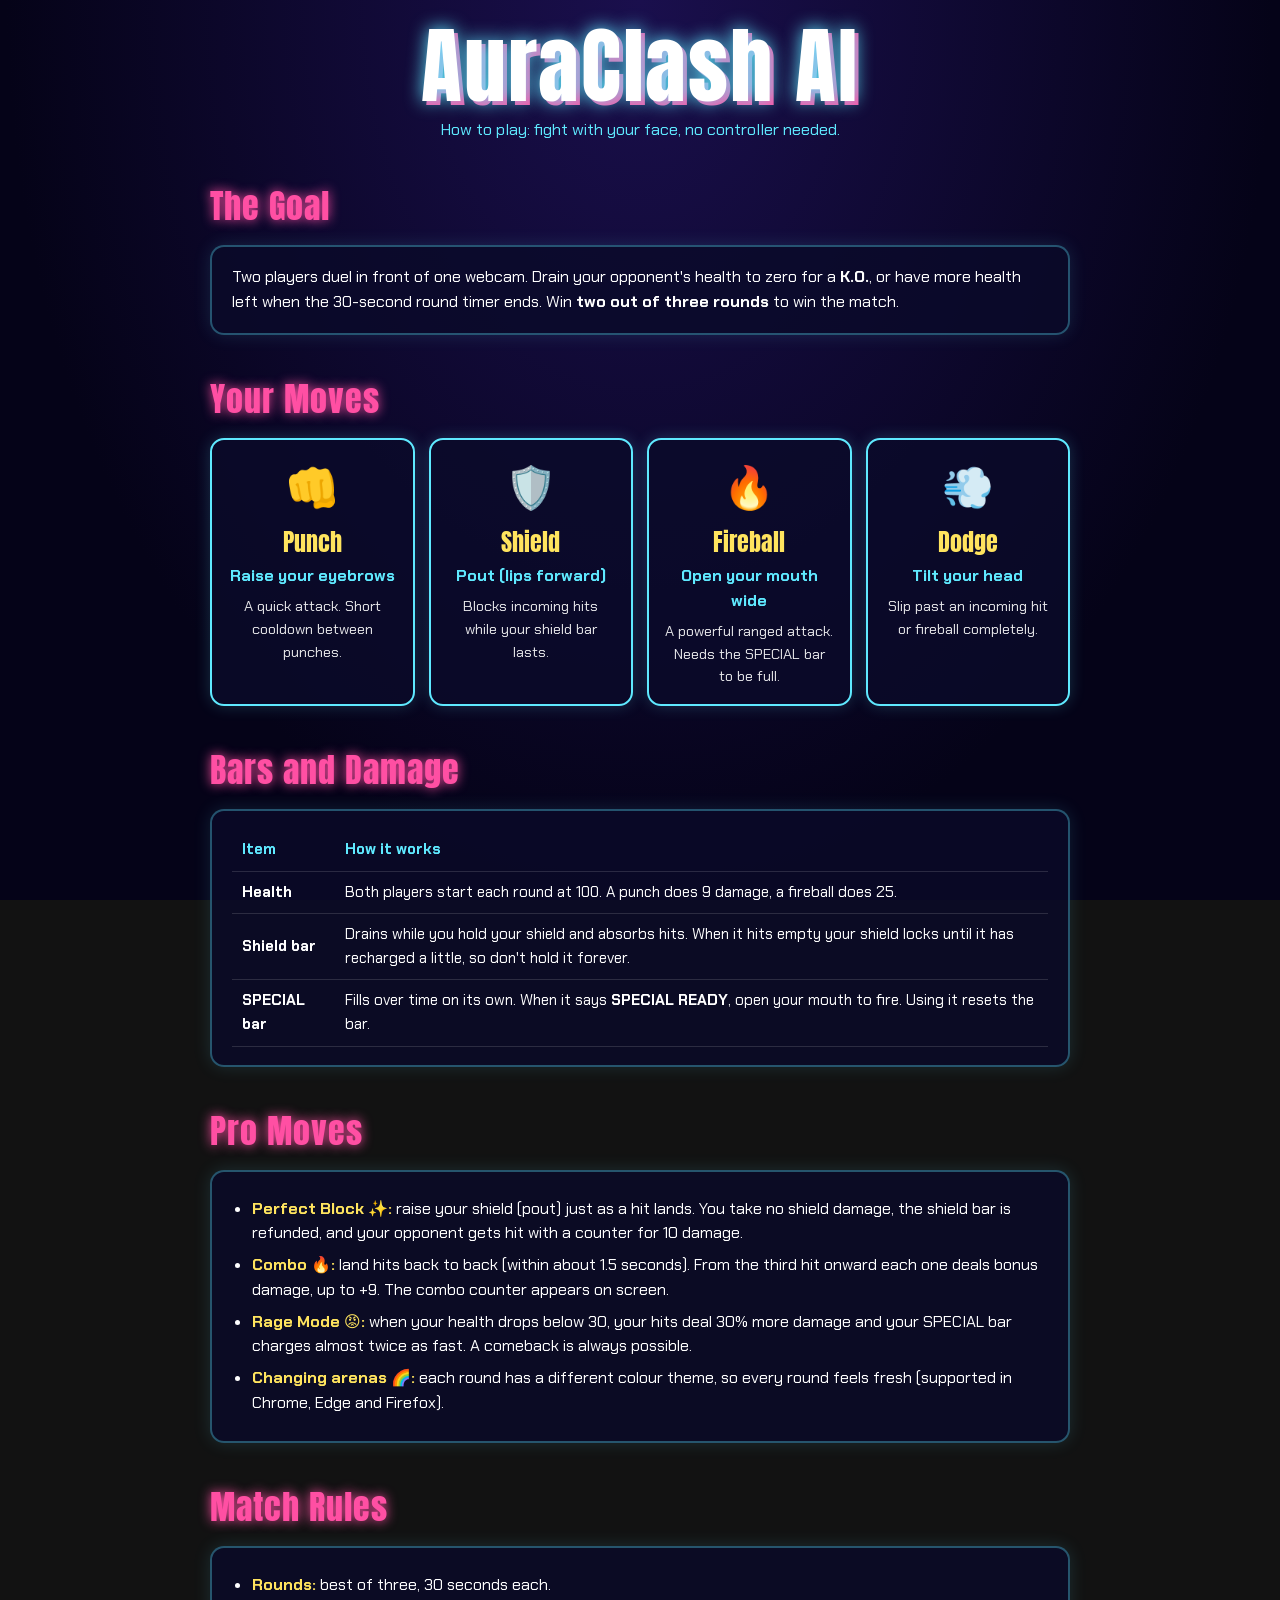
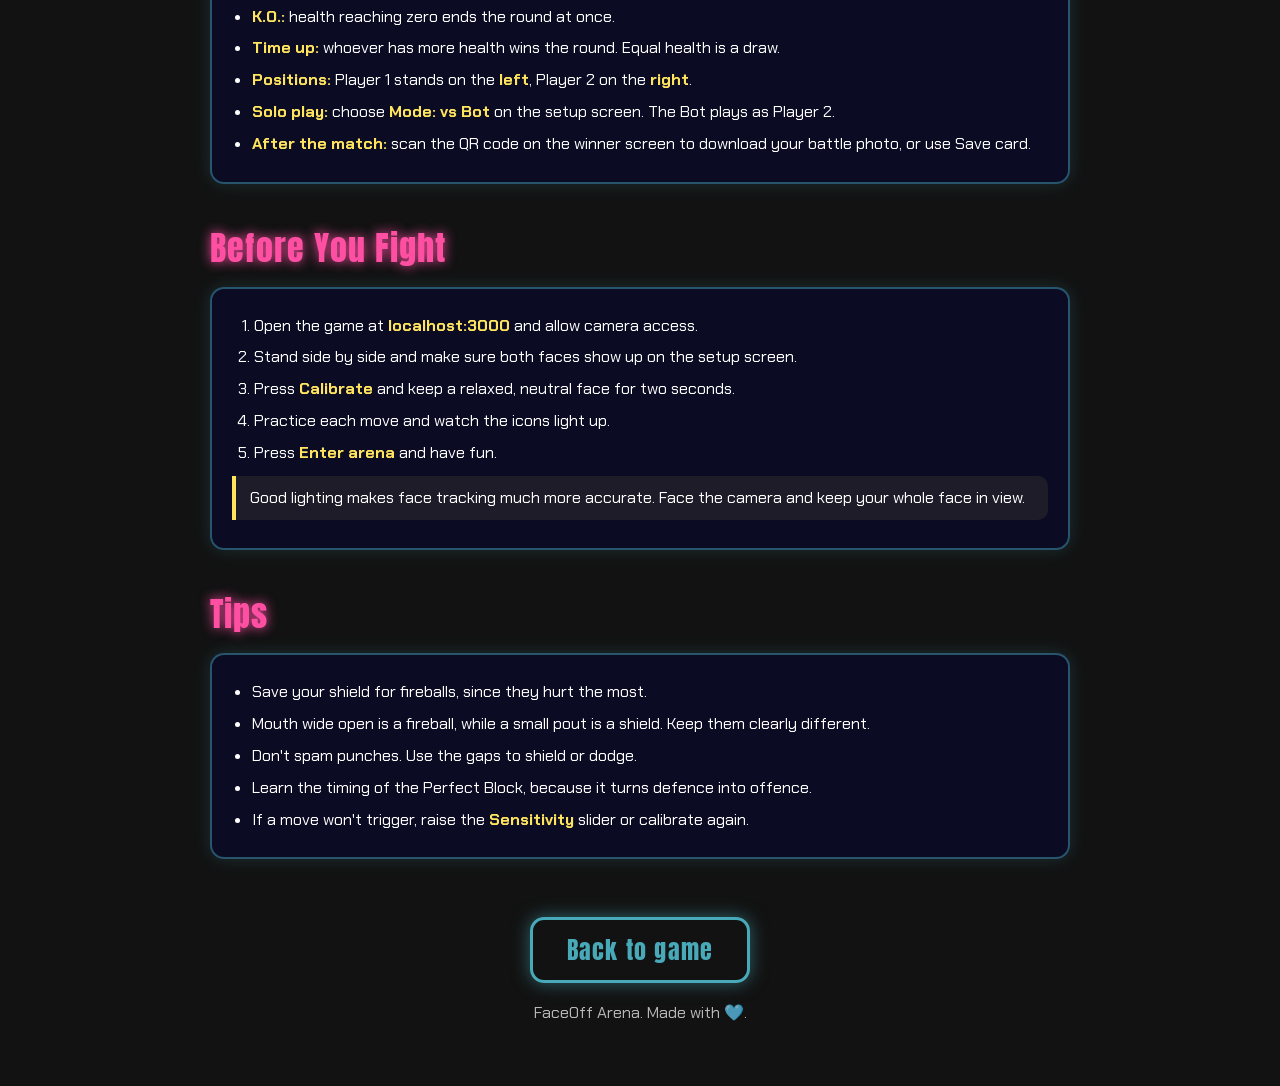
<file: rules.html>
<!doctype html>
<html lang="en">
  <head>
    <meta charset="utf-8" />
    <meta name="viewport" content="width=device-width,initial-scale=1" />
    <title>AuraClash-AI – Rules</title>
    <link
      href="https://fonts.googleapis.com/css2?family=Anton&family=Chakra+Petch:wght@500;700&display=swap"
      rel="stylesheet"
    />
    <style>
      :root {
        --c: #5fe9ff;
        --p: #ff4fa3;
        --g: #ffe45e;
        --bg: #050318;
        color-scheme: dark;
      }
      * {
        box-sizing: border-box;
        margin: 0;
      }
      body {
        background: radial-gradient(ellipse at 50% 0, #1a0f4d, #050318 70%)
          fixed;
        color: #fff;
        font-family: "Chakra Petch", system-ui, sans-serif;
        line-height: 1.55;
        padding: 24px 16px 60px;
      }
      main {
        max-width: 860px;
        margin: 0 auto;
      }
      h1 {
        font:
          400 clamp(42px, 9vw, 84px)/1 Anton,
          Impact,
          sans-serif;
        text-align: center;
        letter-spacing: 0.02em;
        text-shadow:
          0 0 18px var(--c),
          4px 4px 0 var(--p);
      }
      .sub {
        text-align: center;
        color: var(--c);
        margin: 8px 0 34px;
        font-size: 1.05rem;
      }
      h2 {
        font:
          400 clamp(24px, 5vw, 34px) Anton,
          Impact,
          sans-serif;
        color: var(--p);
        text-shadow: 0 0 12px var(--p);
        margin: 38px 0 14px;
        letter-spacing: 0.03em;
      }
      .card {
        background: #0b0a2acc;
        border: 2px solid #5fe9ff55;
        border-radius: 14px;
        padding: 18px 20px;
        box-shadow: 0 0 18px #5fe9ff22;
      }
      .moves {
        display: grid;
        grid-template-columns: repeat(auto-fit, minmax(190px, 1fr));
        gap: 14px;
      }
      .mv {
        background: #0b0a2acc;
        border: 2px solid var(--c);
        border-radius: 14px;
        padding: 16px;
        text-align: center;
        box-shadow: 0 0 16px #5fe9ff33;
      }
      .mv .e {
        font-size: 2.6rem;
      }
      .mv h3 {
        font:
          400 1.5rem Anton,
          Impact,
          sans-serif;
        color: var(--g);
        margin: 4px 0;
      }
      .mv .how {
        font-weight: 700;
        color: var(--c);
      }
      .mv p {
        font-size: 0.92rem;
        opacity: 0.9;
        margin-top: 6px;
      }
      ul {
        padding-left: 20px;
      }
      li {
        margin: 7px 0;
      }
      li b {
        color: var(--g);
      }
      ol {
        padding-left: 22px;
      }
      table {
        width: 100%;
        border-collapse: collapse;
        font-size: 0.95rem;
      }
      th,
      td {
        padding: 9px 10px;
        border-bottom: 1px solid #ffffff22;
        text-align: left;
      }
      th {
        color: var(--c);
        font-weight: 700;
      }
      .tip {
        border-left: 4px solid var(--g);
        padding: 10px 14px;
        background: #ffe45e14;
        border-radius: 0 10px 10px 0;
        margin: 10px 0;
      }
      footer {
        text-align: center;
        margin-top: 44px;
        opacity: 0.7;
      }
      .btn {
        display: inline-block;
        margin-top: 14px;
        padding: 12px 34px;
        font:
          400 1.5rem Anton,
          Impact,
          sans-serif;
        letter-spacing: 0.05em;
        color: var(--c);
        border: 3px solid var(--c);
        border-radius: 14px;
        text-decoration: none;
        box-shadow: 0 0 18px #5fe9ff88;
      }
      .btn:hover {
        background: #13124a;
      }
    </style>
  </head>
  <body>
    <main>
      <h1>AuraClash AI</h1>
      <p class="sub">
        How to play: fight with your face, no controller needed.
      </p>

      <h2>The Goal</h2>
      <div class="card">
        Two players duel in front of one webcam. Drain your opponent's health to
        zero for a <b>K.O.</b>, or have more health left when the 30-second
        round timer ends. Win <b>two out of three rounds</b> to win the match.
      </div>

      <h2>Your Moves</h2>
      <div class="moves">
        <div class="mv">
          <div class="e">👊</div>
          <h3>Punch</h3>
          <div class="how">Raise your eyebrows</div>
          <p>A quick attack. Short cooldown between punches.</p>
        </div>
        <div class="mv">
          <div class="e">🛡️</div>
          <h3>Shield</h3>
          <div class="how">Pout (lips forward)</div>
          <p>Blocks incoming hits while your shield bar lasts.</p>
        </div>
        <div class="mv">
          <div class="e">🔥</div>
          <h3>Fireball</h3>
          <div class="how">Open your mouth wide</div>
          <p>A powerful ranged attack. Needs the SPECIAL bar to be full.</p>
        </div>
        <div class="mv">
          <div class="e">💨</div>
          <h3>Dodge</h3>
          <div class="how">Tilt your head</div>
          <p>Slip past an incoming hit or fireball completely.</p>
        </div>
      </div>

      <h2>Bars and Damage</h2>
      <div class="card">
        <table>
          <tr>
            <th>Item</th>
            <th>How it works</th>
          </tr>
          <tr>
            <td><b>Health</b></td>
            <td>
              Both players start each round at 100. A punch does 9 damage, a
              fireball does 25.
            </td>
          </tr>
          <tr>
            <td><b>Shield bar</b></td>
            <td>
              Drains while you hold your shield and absorbs hits. When it hits
              empty your shield locks until it has recharged a little, so don't
              hold it forever.
            </td>
          </tr>
          <tr>
            <td><b>SPECIAL bar</b></td>
            <td>
              Fills over time on its own. When it says <b>SPECIAL READY</b>,
              open your mouth to fire. Using it resets the bar.
            </td>
          </tr>
        </table>
      </div>

      <h2>Pro Moves</h2>
      <div class="card">
        <ul>
          <li>
            <b>Perfect Block ✨:</b> raise your shield (pout) just as a hit
            lands. You take no shield damage, the shield bar is refunded, and
            your opponent gets hit with a counter for 10 damage.
          </li>
          <li>
            <b>Combo 🔥:</b> land hits back to back (within about 1.5 seconds).
            From the third hit onward each one deals bonus damage, up to +9. The
            combo counter appears on screen.
          </li>
          <li>
            <b>Rage Mode 😡:</b> when your health drops below 30, your hits deal
            30% more damage and your SPECIAL bar charges almost twice as fast. A
            comeback is always possible.
          </li>
          <li>
            <b>Changing arenas 🌈:</b> each round has a different colour theme,
            so every round feels fresh (supported in Chrome, Edge and Firefox).
          </li>
        </ul>
      </div>

      <h2>Match Rules</h2>
      <div class="card">
        <ul>
          <li><b>Rounds:</b> best of three, 30 seconds each.</li>
          <li><b>K.O.:</b> health reaching zero ends the round at once.</li>
          <li>
            <b>Time up:</b> whoever has more health wins the round. Equal health
            is a draw.
          </li>
          <li>
            <b>Positions:</b> Player 1 stands on the <b>left</b>, Player 2 on
            the <b>right</b>.
          </li>
          <li>
            <b>Solo play:</b> choose <b>Mode: vs Bot</b> on the setup screen.
            The Bot plays as Player 2.
          </li>
          <li>
            <b>After the match:</b> scan the QR code on the winner screen to
            download your battle photo, or use Save card.
          </li>
        </ul>
      </div>

      <h2>Before You Fight</h2>
      <div class="card">
        <ol>
          <li>
            Open the game at <b>localhost:3000</b> and allow camera access.
          </li>
          <li>
            Stand side by side and make sure both faces show up on the setup
            screen.
          </li>
          <li>
            Press <b>Calibrate</b> and keep a relaxed, neutral face for two
            seconds.
          </li>
          <li>Practice each move and watch the icons light up.</li>
          <li>Press <b>Enter arena</b> and have fun.</li>
        </ol>
        <div class="tip">
          Good lighting makes face tracking much more accurate. Face the camera
          and keep your whole face in view.
        </div>
      </div>

      <h2>Tips</h2>
      <div class="card">
        <ul>
          <li>Save your shield for fireballs, since they hurt the most.</li>
          <li>
            Mouth wide open is a fireball, while a small pout is a shield. Keep
            them clearly different.
          </li>
          <li>Don't spam punches. Use the gaps to shield or dodge.</li>
          <li>
            Learn the timing of the Perfect Block, because it turns defence into
            offence.
          </li>
          <li>
            If a move won't trigger, raise the <b>Sensitivity</b> slider or
            calibrate again.
          </li>
        </ul>
      </div>

      <footer>
        <a class="btn" href="index.html">Back to game</a>
        <p style="margin-top: 18px">
          FaceOff Arena. Made with 🩵.
        </p>
      </footer>
    </main>
  </body>
</html>
</file>
